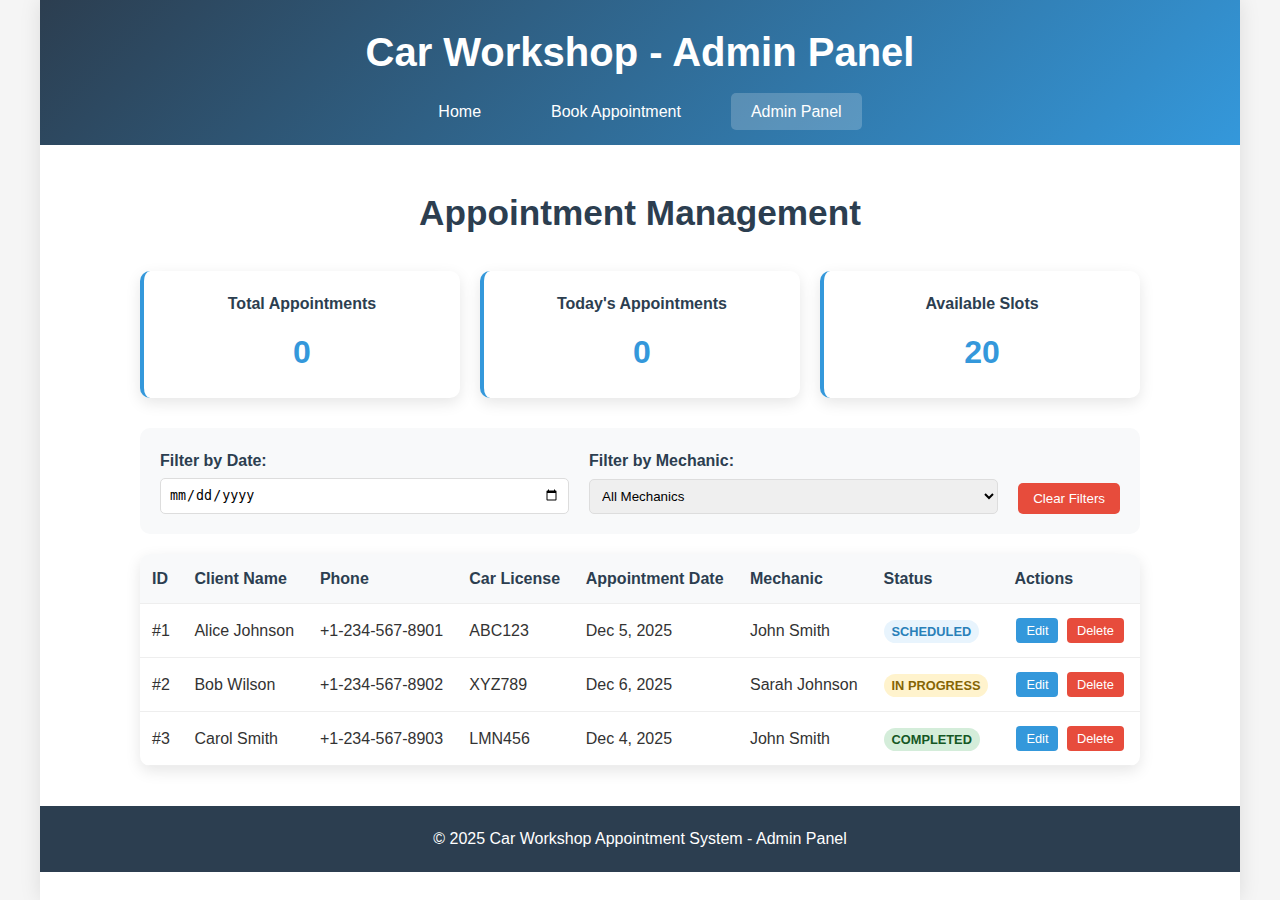
<file: admin.html>
<!DOCTYPE html>
<html lang="en">
<head>
    <meta charset="UTF-8">
    <meta name="viewport" content="width=device-width, initial-scale=1.0">
    <title>Admin Panel - Car Workshop</title>
    <link rel="stylesheet" href="appointment.css">
</head>
<body>
    <div class="container">
        <header>
            <h1>Car Workshop - Admin Panel</h1>
            <nav>
                <ul>
                    <li><a href="index.html">Home</a></li>
                    <li><a href="appointment.html">Book Appointment</a></li>
                    <li><a href="admin.html" class="active">Admin Panel</a></li>
                </ul>
            </nav>
        </header>

        <main>
            <section class="admin-section">
                <h2>Appointment Management</h2>
                
                <!-- Statistics Dashboard -->
                <div class="dashboard-stats">
                    <div class="stat-card">
                        <h3>Total Appointments</h3>
                        <p id="totalAppointments">0</p>
                    </div>
                    <div class="stat-card">
                        <h3>Today's Appointments</h3>
                        <p id="todayAppointments">0</p>
                    </div>
                    <div class="stat-card">
                        <h3>Available Slots</h3>
                        <p id="availableSlots">20</p>
                    </div>
                </div>

                <!-- Filter Controls -->
                <div class="filter-controls">
                    <div class="filter-group">
                        <label for="filterDate">Filter by Date:</label>
                        <input type="date" id="filterDate" onchange="filterAppointments()">
                    </div>
                    <div class="filter-group">
                        <label for="filterMechanic">Filter by Mechanic:</label>
                        <select id="filterMechanic" onchange="filterAppointments()">
                            <option value="">All Mechanics</option>
                            <!-- Options populated by JavaScript -->
                        </select>
                    </div>
                    <button onclick="clearFilters()" class="clear-filters-btn">Clear Filters</button>
                </div>

                <!-- Appointments Table -->
                <div class="table-container">
                    <table id="appointmentsTable">
                        <thead>
                            <tr>
                                <th>ID</th>
                                <th>Client Name</th>
                                <th>Phone</th>
                                <th>Car License</th>
                                <th>Appointment Date</th>
                                <th>Mechanic</th>
                                <th>Status</th>
                                <th>Actions</th>
                            </tr>
                        </thead>
                        <tbody id="appointmentsBody">
                            <!-- Appointments will be loaded here -->
                        </tbody>
                    </table>
                </div>

                <!-- Edit Appointment Modal -->
                <div id="editModal" class="modal">
                    <div class="modal-content">
                        <div class="modal-header">
                            <h3>Edit Appointment</h3>
                            <span class="close" onclick="closeEditModal()">&times;</span>
                        </div>
                        <form id="editForm">
                            <input type="hidden" id="editAppointmentId" name="appointment_id">
                            
                            <div class="form-group">
                                <label for="editClientName">Client Name:</label>
                                <input type="text" id="editClientName" name="client_name" readonly>
                            </div>

                            <div class="form-group">
                                <label for="editPhone">Phone:</label>
                                <input type="text" id="editPhone" name="phone" readonly>
                            </div>

                            <div class="form-group">
                                <label for="editCarLicense">Car License:</label>
                                <input type="text" id="editCarLicense" name="car_license" readonly>
                            </div>

                            <div class="form-group">
                                <label for="editDate">Appointment Date:</label>
                                <input type="date" id="editDate" name="appointment_date" required>
                            </div>

                            <div class="form-group">
                                <label for="editMechanic">Mechanic:</label>
                                <select id="editMechanic" name="mechanic_id" required>
                                    <!-- Options populated by JavaScript -->
                                </select>
                            </div>

                            <div class="form-group">
                                <label for="editStatus">Status:</label>
                                <select id="editStatus" name="status" required>
                                    <option value="scheduled">Scheduled</option>
                                    <option value="in_progress">In Progress</option>
                                    <option value="completed">Completed</option>
                                    <option value="cancelled">Cancelled</option>
                                </select>
                            </div>

                            <div class="modal-actions">
                                <button type="button" onclick="closeEditModal()" class="cancel-btn">Cancel</button>
                                <button type="submit" class="save-btn">Save Changes</button>
                            </div>
                        </form>
                    </div>
                </div>

                <!-- Delete Confirmation Modal -->
                <div id="deleteModal" class="modal">
                    <div class="modal-content">
                        <div class="modal-header">
                            <h3>Confirm Delete</h3>
                            <span class="close" onclick="closeDeleteModal()">&times;</span>
                        </div>
                        <p>Are you sure you want to delete this appointment?</p>
                        <div class="modal-actions">
                            <button onclick="closeDeleteModal()" class="cancel-btn">Cancel</button>
                            <button onclick="confirmDelete()" class="delete-btn">Delete</button>
                        </div>
                    </div>
                </div>
            </section>
        </main>

        <footer>
            <p>&copy; 2025 Car Workshop Appointment System - Admin Panel</p>
        </footer>
    </div>

    <script src="admin.js?v=7"></script>
</body>
</html>
</file>
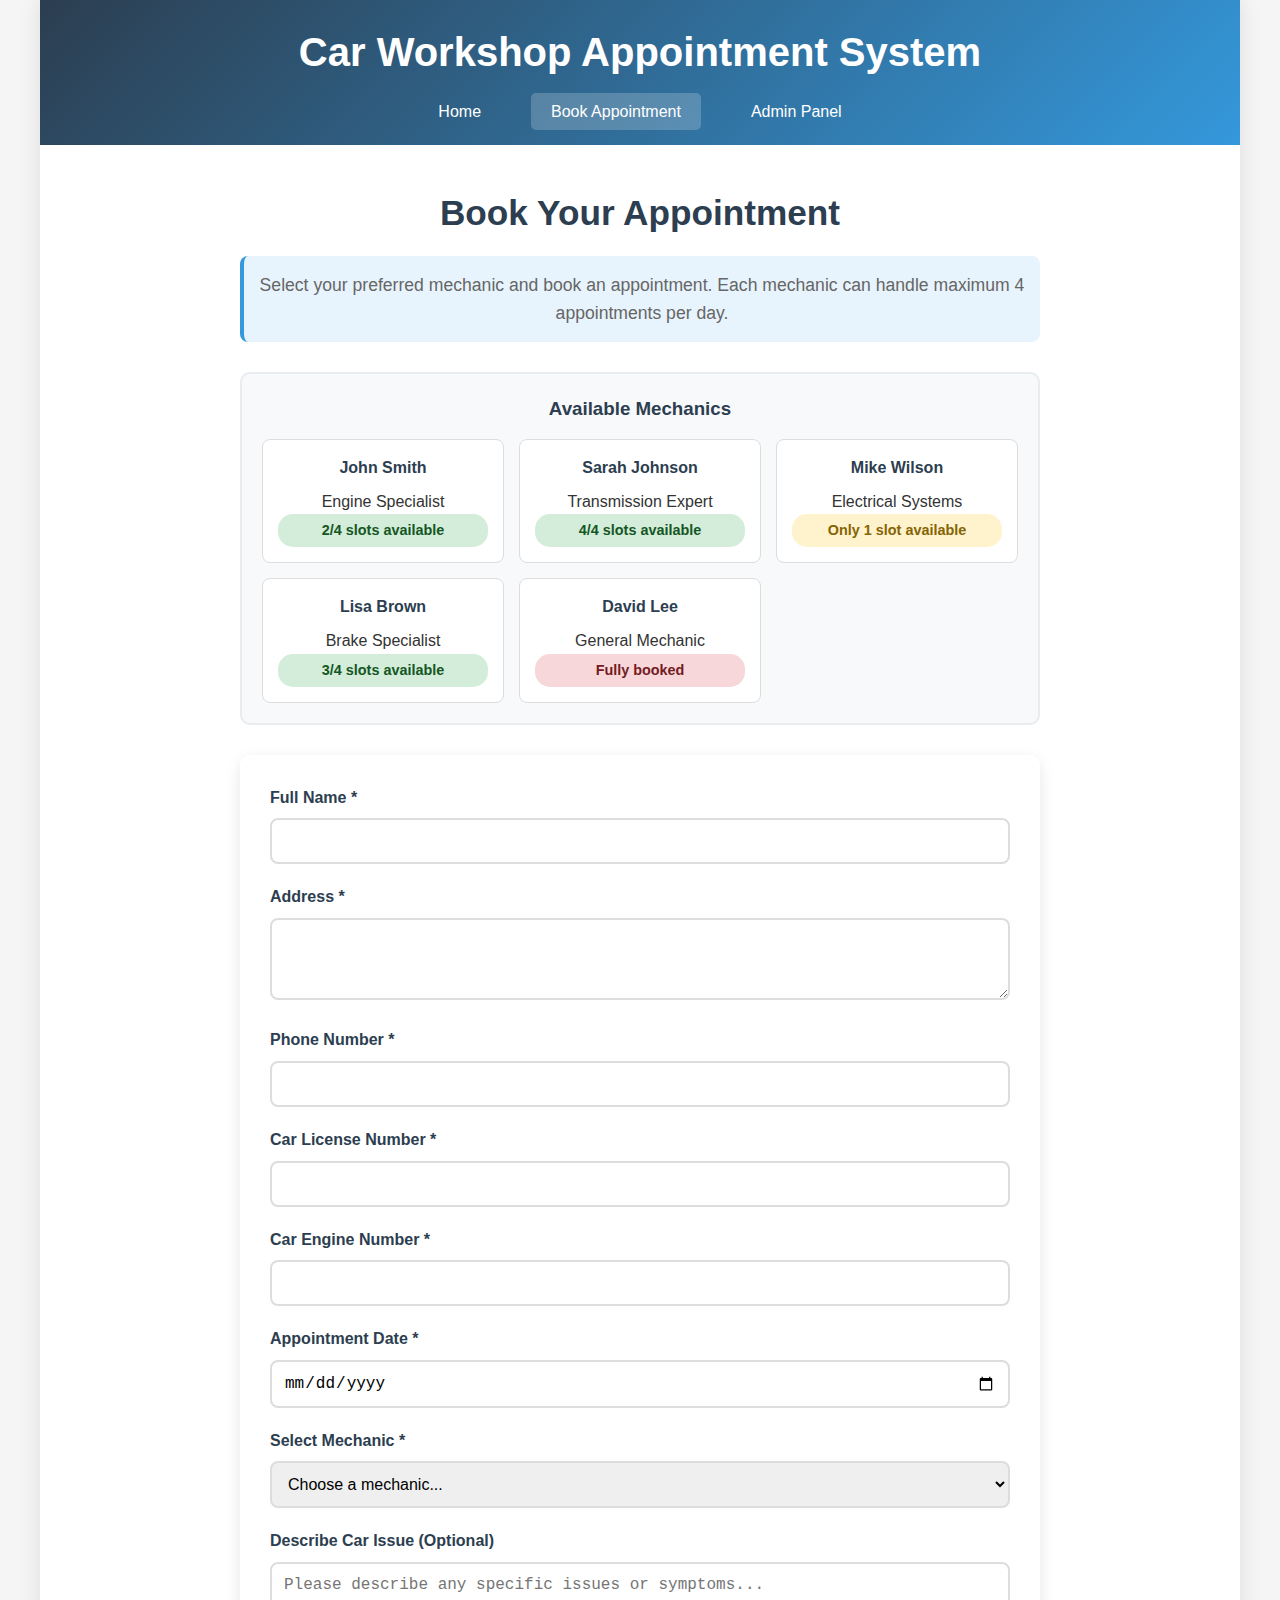
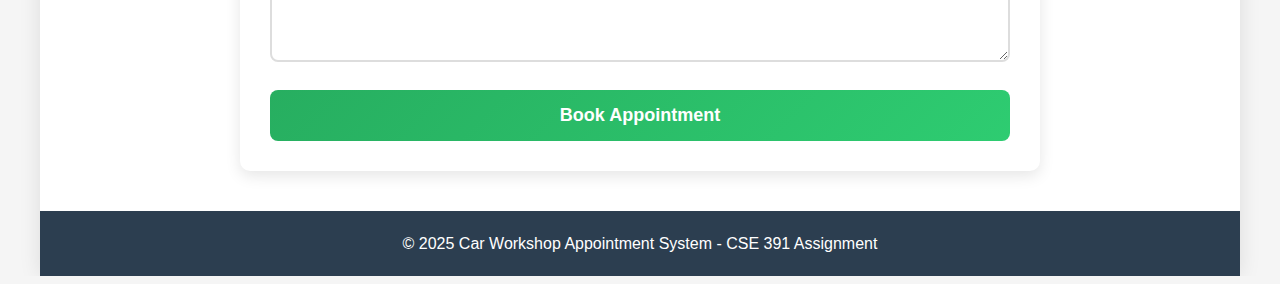
<file: appointment.html>
<!DOCTYPE html>
<html lang="en">
<head>
    <meta charset="UTF-8">
    <meta name="viewport" content="width=device-width, initial-scale=1.0">
    <title>Car Workshop - Appointment System</title>
    <link rel="stylesheet" href="appointment.css">
</head>
<body>
    <div class="container">
        <header>
            <h1>Car Workshop Appointment System</h1>
            <nav>
                <ul>
                    <li><a href="index.html">Home</a></li>
                    <li><a href="appointment.html" class="active">Book Appointment</a></li>
                    <li><a href="admin.html">Admin Panel</a></li>
                </ul>
            </nav>
        </header>

        <main>
            <section class="appointment-form-section">
                <h2>Book Your Appointment</h2>
                <p class="instructions">Select your preferred mechanic and book an appointment. Each mechanic can handle maximum 4 appointments per day.</p>
                
                <!-- Mechanics availability display -->
                <div class="mechanics-availability">
                    <h3>Available Mechanics</h3>
                    <div id="mechanics-list">
                        <!-- This will be populated by JavaScript/PHP -->
                    </div>
                </div>

                <form id="appointmentForm" action="ultra_simple.php" method="POST">
                    <div class="form-group">
                        <label for="clientName">Full Name *</label>
                        <input type="text" id="clientName" name="client_name" required>
                        <span class="error" id="nameError"></span>
                    </div>

                    <div class="form-group">
                        <label for="address">Address *</label>
                        <textarea id="address" name="address" rows="3" required></textarea>
                        <span class="error" id="addressError"></span>
                    </div>

                    <div class="form-group">
                        <label for="phone">Phone Number *</label>
                        <input type="tel" id="phone" name="phone" required>
                        <span class="error" id="phoneError"></span>
                    </div>

                    <div class="form-group">
                        <label for="carLicense">Car License Number *</label>
                        <input type="text" id="carLicense" name="car_license" required>
                        <span class="error" id="licenseError"></span>
                    </div>

                    <div class="form-group">
                        <label for="carEngine">Car Engine Number *</label>
                        <input type="text" id="carEngine" name="car_engine" required>
                        <span class="error" id="engineError"></span>
                    </div>

                    <div class="form-group">
                        <label for="appointmentDate">Appointment Date *</label>
                        <input type="date" id="appointmentDate" name="appointment_date" required>
                        <span class="error" id="dateError"></span>
                    </div>

                    <div class="form-group">
                        <label for="mechanic">Select Mechanic *</label>
                        <select id="mechanic" name="mechanic_id" required>
                            <option value="">Choose a mechanic...</option>
                            <!-- Options will be populated by JavaScript/PHP -->
                        </select>
                        <span class="error" id="mechanicError"></span>
                    </div>

                    <div class="form-group">
                        <label for="carIssue">Describe Car Issue (Optional)</label>
                        <textarea id="carIssue" name="car_issue" rows="4" placeholder="Please describe any specific issues or symptoms..."></textarea>
                    </div>

                    <button type="submit" class="submit-btn">Book Appointment</button>
                </form>
            </section>

            <!-- Success/Error Messages -->
            <div id="messageContainer" class="message-container" style="display: none;">
                <p id="messageText"></p>
            </div>
        </main>

        <footer>
            <p>&copy; 2025 Car Workshop Appointment System - CSE 391 Assignment</p>
        </footer>
    </div>

    <script src="appointment.js?v=3"></script>
</body>
</html>
</file>
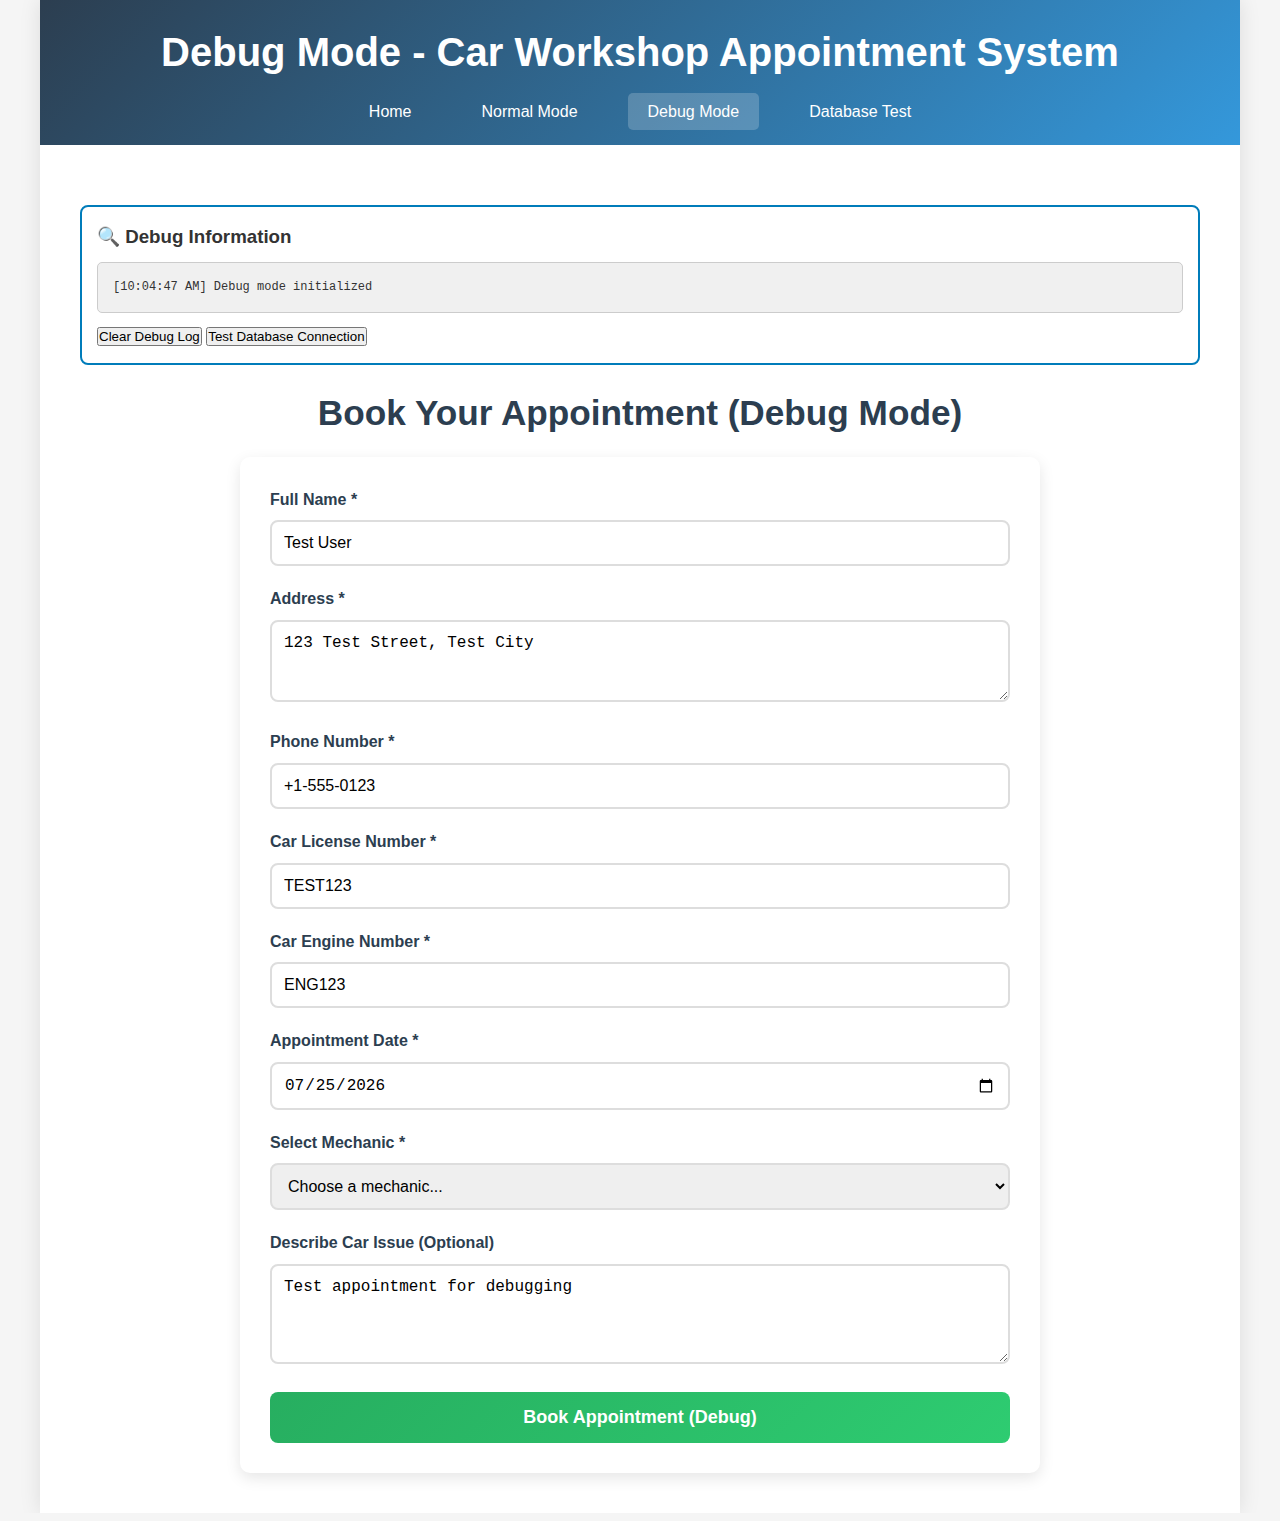
<file: debug_appointment.html>
<!DOCTYPE html>
<html lang="en">
<head>
    <meta charset="UTF-8">
    <meta name="viewport" content="width=device-width, initial-scale=1.0">
    <title>Debug - Car Workshop Appointment</title>
    <link rel="stylesheet" href="appointment.css">
    <style>
        .debug-info {
            background: #f0f0f0;
            border: 1px solid #ccc;
            padding: 15px;
            margin: 10px 0;
            border-radius: 5px;
            font-family: monospace;
            font-size: 12px;
            max-height: 200px;
            overflow-y: auto;
        }
        .debug-section {
            margin: 20px 0;
            padding: 15px;
            border: 2px solid #007cba;
            border-radius: 8px;
        }
    </style>
</head>
<body>
    <div class="container">
        <header>
            <h1>Debug Mode - Car Workshop Appointment System</h1>
            <nav>
                <ul>
                    <li><a href="index.html">Home</a></li>
                    <li><a href="appointment.html">Normal Mode</a></li>
                    <li><a href="debug_appointment.html" class="active">Debug Mode</a></li>
                    <li><a href="test_db.php" target="_blank">Database Test</a></li>
                </ul>
            </nav>
        </header>

        <main>
            <div class="debug-section">
                <h3>🔍 Debug Information</h3>
                <div id="debugLog" class="debug-info">Debug log will appear here...</div>
                <button onclick="clearDebugLog()">Clear Debug Log</button>
                <button onclick="testConnection()">Test Database Connection</button>
            </div>

            <section class="appointment-form-section">
                <h2>Book Your Appointment (Debug Mode)</h2>
                
                <form id="appointmentForm" action="book_appointment.php" method="POST">
                    <div class="form-group">
                        <label for="clientName">Full Name *</label>
                        <input type="text" id="clientName" name="client_name" value="Test User" required>
                        <span class="error" id="nameError"></span>
                    </div>

                    <div class="form-group">
                        <label for="address">Address *</label>
                        <textarea id="address" name="address" rows="3" required>123 Test Street, Test City</textarea>
                        <span class="error" id="addressError"></span>
                    </div>

                    <div class="form-group">
                        <label for="phone">Phone Number *</label>
                        <input type="tel" id="phone" name="phone" value="+1-555-0123" required>
                        <span class="error" id="phoneError"></span>
                    </div>

                    <div class="form-group">
                        <label for="carLicense">Car License Number *</label>
                        <input type="text" id="carLicense" name="car_license" value="TEST123" required>
                        <span class="error" id="licenseError"></span>
                    </div>

                    <div class="form-group">
                        <label for="carEngine">Car Engine Number *</label>
                        <input type="text" id="carEngine" name="car_engine" value="ENG123" required>
                        <span class="error" id="engineError"></span>
                    </div>

                    <div class="form-group">
                        <label for="appointmentDate">Appointment Date *</label>
                        <input type="date" id="appointmentDate" name="appointment_date" required>
                        <span class="error" id="dateError"></span>
                    </div>

                    <div class="form-group">
                        <label for="mechanic">Select Mechanic *</label>
                        <select id="mechanic" name="mechanic_id" required>
                            <option value="">Choose a mechanic...</option>
                            <option value="1">John Smith - Engine Specialist</option>
                            <option value="2">Sarah Johnson - Transmission Expert</option>
                            <option value="3">Mike Wilson - Electrical Systems</option>
                            <option value="4">Lisa Brown - Brake Specialist</option>
                            <option value="5">David Lee - General Mechanic</option>
                        </select>
                        <span class="error" id="mechanicError"></span>
                    </div>

                    <div class="form-group">
                        <label for="carIssue">Describe Car Issue (Optional)</label>
                        <textarea id="carIssue" name="car_issue" rows="4">Test appointment for debugging</textarea>
                    </div>

                    <button type="submit" class="submit-btn">Book Appointment (Debug)</button>
                </form>
            </section>

            <div id="messageContainer" class="message-container" style="display: none;">
                <p id="messageText"></p>
            </div>
        </main>
    </div>

    <script>
        let debugLog = [];
        
        function addDebugLog(message) {
            const timestamp = new Date().toLocaleTimeString();
            debugLog.push(`[${timestamp}] ${message}`);
            updateDebugDisplay();
        }
        
        function updateDebugDisplay() {
            const debugDiv = document.getElementById('debugLog');
            debugDiv.innerHTML = debugLog.join('<br>');
            debugDiv.scrollTop = debugDiv.scrollHeight;
        }
        
        function clearDebugLog() {
            debugLog = [];
            updateDebugDisplay();
        }
        
        function testConnection() {
            addDebugLog('Testing database connection...');
            
            const xhr = new XMLHttpRequest();
            xhr.open('GET', 'test_db.php', true);
            xhr.onreadystatechange = function() {
                if (xhr.readyState === 4) {
                    if (xhr.status === 200) {
                        addDebugLog('✓ Database test page loaded successfully');
                        window.open('test_db.php', '_blank');
                    } else {
                        addDebugLog('✗ Database test failed: HTTP ' + xhr.status);
                    }
                }
            };
            xhr.send();
        }
        
        // Initialize debug mode
        document.addEventListener('DOMContentLoaded', function() {
            addDebugLog('Debug mode initialized');
            
            // Set tomorrow's date as default
            const tomorrow = new Date();
            tomorrow.setDate(tomorrow.getDate() + 1);
            document.getElementById('appointmentDate').value = tomorrow.toISOString().split('T')[0];
            
            // Setup form submission with detailed logging
            const form = document.getElementById('appointmentForm');
            form.addEventListener('submit', function(e) {
                e.preventDefault();
                
                addDebugLog('Form submission started...');
                
                const formData = new FormData(form);
                
                // Log form data
                addDebugLog('Form data:');
                for (let [key, value] of formData.entries()) {
                    addDebugLog(`  ${key}: ${value}`);
                }
                
                const submitBtn = document.querySelector('.submit-btn');
                const originalText = submitBtn.textContent;
                submitBtn.textContent = 'Booking...';
                submitBtn.disabled = true;
                
                const xhr = new XMLHttpRequest();
                xhr.open('POST', 'simple_book.php', true);
                
                xhr.onreadystatechange = function() {
                    addDebugLog(`XHR state changed: readyState=${xhr.readyState}, status=${xhr.status}`);
                    
                    if (xhr.readyState === 4) {
                        submitBtn.textContent = originalText;
                        submitBtn.disabled = false;
                        
                        addDebugLog(`Response status: ${xhr.status}`);
                        addDebugLog(`Response text: ${xhr.responseText}`);
                        
                        if (xhr.status === 200) {
                            try {
                                const response = JSON.parse(xhr.responseText);
                                addDebugLog(`Parsed response: ${JSON.stringify(response)}`);
                                
                                if (response.success) {
                                    addDebugLog('✓ Appointment booked successfully!');
                                    showMessage('Appointment booked successfully! ID: ' + response.appointment_id, 'success');
                                } else {
                                    addDebugLog('✗ Booking failed: ' + JSON.stringify(response.errors));
                                    showMessage('Booking failed: ' + (response.errors ? response.errors.join(', ') : 'Unknown error'), 'error');
                                }
                            } catch (e) {
                                addDebugLog('✗ JSON parse error: ' + e.message);
                                showMessage('Error: Invalid server response', 'error');
                            }
                        } else {
                            addDebugLog('✗ HTTP error: ' + xhr.status);
                            showMessage('Server error: HTTP ' + xhr.status, 'error');
                        }
                    }
                };
                
                xhr.onerror = function() {
                    addDebugLog('✗ Network error occurred');
                    submitBtn.textContent = originalText;
                    submitBtn.disabled = false;
                    showMessage('Network error occurred', 'error');
                };
                
                addDebugLog('Sending request to simple_book.php...');
                xhr.send(formData);
            });
        });
        
        function showMessage(message, type) {
            const messageContainer = document.getElementById('messageContainer');
            const messageText = document.getElementById('messageText');
            
            if (messageContainer && messageText) {
                messageText.textContent = message;
                messageContainer.className = `message-container ${type}`;
                messageContainer.style.display = 'block';
                
                addDebugLog(`Message displayed: [${type}] ${message}`);
                
                setTimeout(() => {
                    messageContainer.style.display = 'none';
                }, 10000);
            }
        }
    </script>
</body>
</html>
</file>
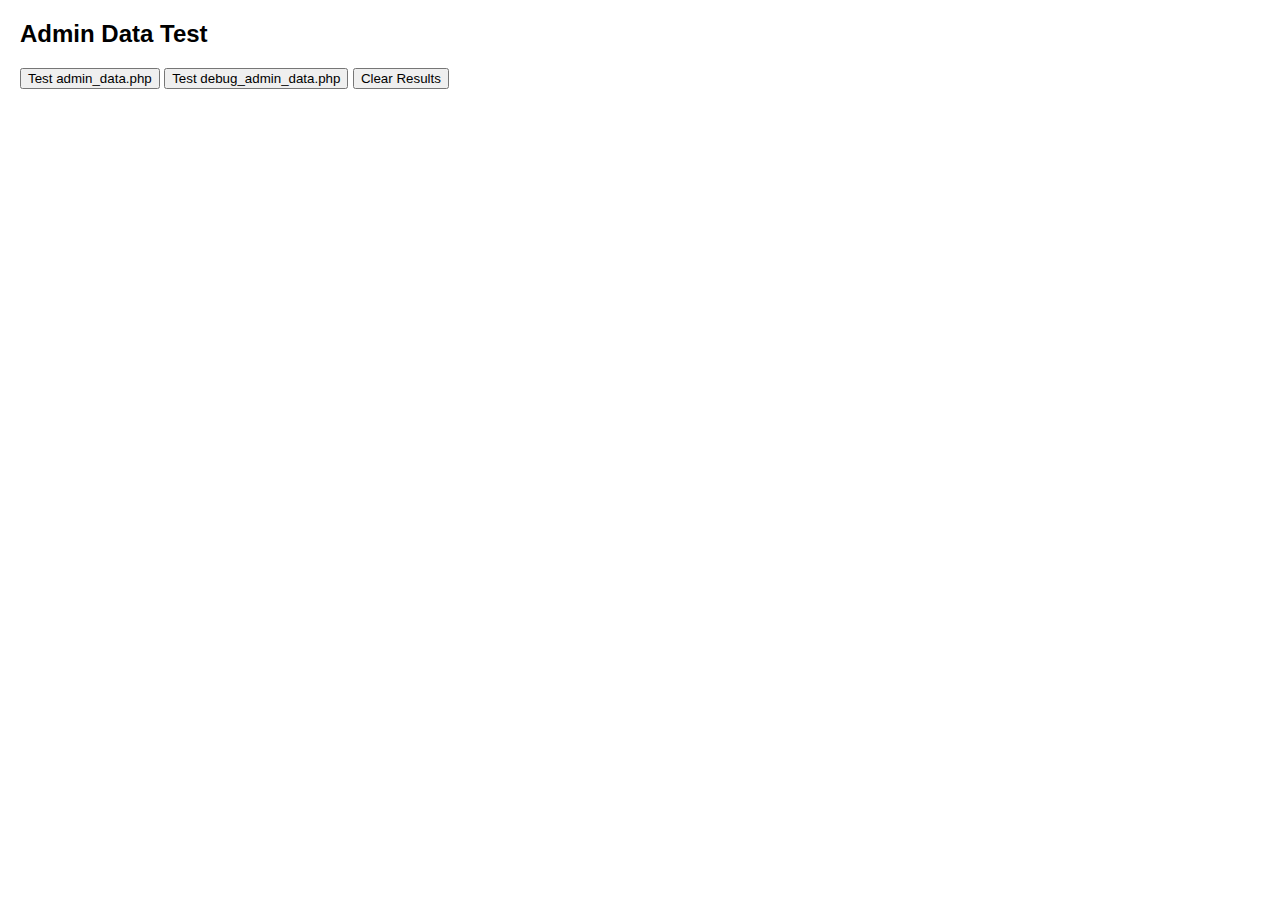
<file: test_admin.html>
<!DOCTYPE html>
<html>
<head>
    <title>Admin Data Test</title>
    <style>
        body { font-family: Arial, sans-serif; margin: 20px; }
        .result { background: #f0f0f0; padding: 15px; margin: 10px 0; border-radius: 5px; }
        .debug { background: #e8f4f8; padding: 10px; border-left: 4px solid #007cba; }
        pre { white-space: pre-wrap; font-size: 12px; }
    </style>
</head>
<body>
    <h2>Admin Data Test</h2>
    
    <button onclick="testAdminData()">Test admin_data.php</button>
    <button onclick="testDebugAdminData()">Test debug_admin_data.php</button>
    <button onclick="clearResults()">Clear Results</button>
    
    <div id="results"></div>

    <script>
        function testAdminData() {
            addResult('Testing admin_data.php...');
            
            fetch('admin_data.php')
                .then(response => response.text())
                .then(text => {
                    addResult('Raw response from admin_data.php:');
                    addResult('<pre>' + text + '</pre>');
                    
                    try {
                        const data = JSON.parse(text);
                        addResult('Parsed JSON:');
                        addResult('<pre>' + JSON.stringify(data, null, 2) + '</pre>');
                    } catch (e) {
                        addResult('JSON parse error: ' + e.message);
                    }
                })
                .catch(error => {
                    addResult('Fetch error: ' + error.message);
                });
        }
        
        function testDebugAdminData() {
            addResult('Testing debug_admin_data.php...');
            
            fetch('debug_admin_data.php')
                .then(response => response.text())
                .then(text => {
                    addResult('Raw response from debug_admin_data.php:');
                    addResult('<pre>' + text + '</pre>');
                    
                    try {
                        const data = JSON.parse(text);
                        addResult('Parsed JSON:');
                        addResult('<pre>' + JSON.stringify(data, null, 2) + '</pre>');
                        
                        if (data.debug) {
                            addResult('<div class="debug">Debug info: ' + data.debug.join('<br>') + '</div>');
                        }
                    } catch (e) {
                        addResult('JSON parse error: ' + e.message);
                    }
                })
                .catch(error => {
                    addResult('Fetch error: ' + error.message);
                });
        }
        
        function addResult(content) {
            const results = document.getElementById('results');
            const div = document.createElement('div');
            div.className = 'result';
            div.innerHTML = '[' + new Date().toLocaleTimeString() + '] ' + content;
            results.appendChild(div);
            results.scrollTop = results.scrollHeight;
        }
        
        function clearResults() {
            document.getElementById('results').innerHTML = '';
        }
    </script>
</body>
</html>
</file>
<file: appointment.css>
/* Car Workshop Appointment System CSS */

/* Reset and Base Styles */
* {
    margin: 0;
    padding: 0;
    box-sizing: border-box;
}

body {
    font-family: 'Segoe UI', Tahoma, Geneva, Verdana, sans-serif;
    line-height: 1.6;
    color: #333;
    background-color: #f5f5f5;
}

.container {
    max-width: 1200px;
    margin: 0 auto;
    background: white;
    min-height: 100vh;
    box-shadow: 0 0 20px rgba(0,0,0,0.1);
}

/* Header Styles */
header {
    background: linear-gradient(135deg, #2c3e50, #3498db);
    color: white;
    padding: 20px;
}

header h1 {
    font-size: 2.5em;
    margin-bottom: 15px;
    text-align: center;
}

nav ul {
    list-style: none;
    display: flex;
    justify-content: center;
    gap: 30px;
}

nav a {
    color: white;
    text-decoration: none;
    padding: 10px 20px;
    border-radius: 5px;
    transition: all 0.3s ease;
    font-weight: 500;
}

nav a:hover,
nav a.active {
    background: rgba(255,255,255,0.2);
    transform: translateY(-2px);
}

/* Main Content */
main {
    padding: 40px;
}

/* Appointment Form Section */
.appointment-form-section {
    max-width: 800px;
    margin: 0 auto;
}

.appointment-form-section h2 {
    color: #2c3e50;
    font-size: 2.2em;
    margin-bottom: 15px;
    text-align: center;
}

.instructions {
    text-align: center;
    color: #666;
    font-size: 1.1em;
    margin-bottom: 30px;
    padding: 15px;
    background: #e8f4fd;
    border-radius: 8px;
    border-left: 4px solid #3498db;
}

/* Mechanics Availability */
.mechanics-availability {
    background: #f8f9fa;
    padding: 20px;
    border-radius: 10px;
    margin-bottom: 30px;
    border: 2px solid #e9ecef;
}

.mechanics-availability h3 {
    color: #2c3e50;
    margin-bottom: 15px;
    text-align: center;
}

#mechanics-list {
    display: grid;
    grid-template-columns: repeat(auto-fit, minmax(200px, 1fr));
    gap: 15px;
}

.mechanic-card {
    background: white;
    padding: 15px;
    border-radius: 8px;
    border: 1px solid #ddd;
    text-align: center;
    transition: transform 0.3s ease;
}

.mechanic-card:hover {
    transform: translateY(-3px);
    box-shadow: 0 5px 15px rgba(0,0,0,0.1);
}

.mechanic-name {
    font-weight: bold;
    color: #2c3e50;
    margin-bottom: 8px;
}

.availability {
    padding: 5px 10px;
    border-radius: 15px;
    font-size: 0.9em;
    font-weight: bold;
}

.availability.available {
    background: #d4edda;
    color: #155724;
}

.availability.limited {
    background: #fff3cd;
    color: #856404;
}

.availability.full {
    background: #f8d7da;
    color: #721c24;
}

/* Form Styles */
form {
    background: white;
    padding: 30px;
    border-radius: 10px;
    box-shadow: 0 5px 15px rgba(0,0,0,0.1);
}

.form-group {
    margin-bottom: 20px;
}

.form-group label {
    display: block;
    margin-bottom: 8px;
    font-weight: 600;
    color: #2c3e50;
}

.form-group input,
.form-group select,
.form-group textarea {
    width: 100%;
    padding: 12px;
    border: 2px solid #ddd;
    border-radius: 8px;
    font-size: 16px;
    transition: border-color 0.3s ease;
}

.form-group input:focus,
.form-group select:focus,
.form-group textarea:focus {
    outline: none;
    border-color: #3498db;
    box-shadow: 0 0 0 3px rgba(52, 152, 219, 0.1);
}

.error {
    color: #e74c3c;
    font-size: 0.9em;
    margin-top: 5px;
    display: block;
}

.submit-btn {
    width: 100%;
    background: linear-gradient(135deg, #27ae60, #2ecc71);
    color: white;
    padding: 15px;
    border: none;
    border-radius: 8px;
    font-size: 18px;
    font-weight: bold;
    cursor: pointer;
    transition: all 0.3s ease;
}

.submit-btn:hover {
    transform: translateY(-2px);
    box-shadow: 0 5px 15px rgba(39, 174, 96, 0.4);
}

/* Admin Panel Styles */
.admin-section {
    max-width: 1000px;
    margin: 0 auto;
}

.admin-section h2 {
    color: #2c3e50;
    font-size: 2.2em;
    margin-bottom: 30px;
    text-align: center;
}

/* Dashboard Stats */
.dashboard-stats {
    display: grid;
    grid-template-columns: repeat(auto-fit, minmax(200px, 1fr));
    gap: 20px;
    margin-bottom: 30px;
}

.stat-card {
    background: white;
    padding: 20px;
    border-radius: 10px;
    text-align: center;
    box-shadow: 0 5px 15px rgba(0,0,0,0.1);
    border-left: 4px solid #3498db;
}

.stat-card h3 {
    color: #2c3e50;
    font-size: 1em;
    margin-bottom: 10px;
}

.stat-card p {
    font-size: 2em;
    font-weight: bold;
    color: #3498db;
}

/* Filter Controls */
.filter-controls {
    background: #f8f9fa;
    padding: 20px;
    border-radius: 10px;
    margin-bottom: 20px;
    display: flex;
    gap: 20px;
    align-items: end;
    flex-wrap: wrap;
}

.filter-group {
    flex: 1;
    min-width: 200px;
}

.filter-group label {
    display: block;
    margin-bottom: 5px;
    font-weight: 600;
    color: #2c3e50;
}

.filter-group input,
.filter-group select {
    width: 100%;
    padding: 8px;
    border: 1px solid #ddd;
    border-radius: 5px;
}

.clear-filters-btn {
    background: #e74c3c;
    color: white;
    padding: 8px 15px;
    border: none;
    border-radius: 5px;
    cursor: pointer;
    transition: background-color 0.3s ease;
}

.clear-filters-btn:hover {
    background: #c0392b;
}

/* Table Styles */
.table-container {
    overflow-x: auto;
    background: white;
    border-radius: 10px;
    box-shadow: 0 5px 15px rgba(0,0,0,0.1);
}

table {
    width: 100%;
    border-collapse: collapse;
}

th, td {
    padding: 12px;
    text-align: left;
    border-bottom: 1px solid #eee;
}

th {
    background: #f8f9fa;
    font-weight: 600;
    color: #2c3e50;
    position: sticky;
    top: 0;
}

tr:hover {
    background: #f8f9fa;
}

/* Action Buttons */
.action-btn {
    padding: 5px 10px;
    margin: 2px;
    border: none;
    border-radius: 4px;
    cursor: pointer;
    font-size: 0.8em;
    transition: all 0.3s ease;
}

.edit-btn {
    background: #3498db;
    color: white;
}

.edit-btn:hover {
    background: #2980b9;
}

.delete-btn {
    background: #e74c3c;
    color: white;
}

.delete-btn:hover {
    background: #c0392b;
}

/* Status Badges */
.status-badge {
    padding: 4px 8px;
    border-radius: 12px;
    font-size: 0.8em;
    font-weight: bold;
    text-transform: uppercase;
}

.status-scheduled {
    background: #e8f4fd;
    color: #2980b9;
}

.status-in-progress {
    background: #fff3cd;
    color: #856404;
}

.status-completed {
    background: #d4edda;
    color: #155724;
}

.status-cancelled {
    background: #f8d7da;
    color: #721c24;
}

/* Modal Styles */
.modal {
    display: none;
    position: fixed;
    z-index: 1000;
    left: 0;
    top: 0;
    width: 100%;
    height: 100%;
    background-color: rgba(0,0,0,0.5);
}

.modal-content {
    background: white;
    margin: 5% auto;
    padding: 0;
    border-radius: 10px;
    width: 90%;
    max-width: 500px;
    box-shadow: 0 10px 30px rgba(0,0,0,0.3);
}

.modal-header {
    padding: 20px;
    background: #2c3e50;
    color: white;
    border-radius: 10px 10px 0 0;
    display: flex;
    justify-content: space-between;
    align-items: center;
}

.modal-header h3 {
    margin: 0;
}

.close {
    font-size: 28px;
    font-weight: bold;
    cursor: pointer;
    line-height: 1;
}

.close:hover {
    opacity: 0.7;
}

.modal form {
    padding: 20px;
    box-shadow: none;
}

.modal-actions {
    display: flex;
    gap: 10px;
    justify-content: flex-end;
    margin-top: 20px;
}

.cancel-btn {
    background: #95a5a6;
    color: white;
    padding: 10px 20px;
    border: none;
    border-radius: 5px;
    cursor: pointer;
}

.save-btn {
    background: #27ae60;
    color: white;
    padding: 10px 20px;
    border: none;
    border-radius: 5px;
    cursor: pointer;
}

/* Message Container */
.message-container {
    margin: 20px 0;
    padding: 15px;
    border-radius: 8px;
    text-align: center;
}

.message-container.success {
    background: #d4edda;
    border: 1px solid #c3e6cb;
    color: #155724;
}

.message-container.error {
    background: #f8d7da;
    border: 1px solid #f5c6cb;
    color: #721c24;
}

/* Footer */
footer {
    background: #2c3e50;
    color: white;
    text-align: center;
    padding: 20px;
    margin-top: auto;
}

/* Responsive Design */
@media (max-width: 768px) {
    .container {
        margin: 0;
    }
    
    header h1 {
        font-size: 2em;
    }
    
    nav ul {
        flex-direction: column;
        gap: 10px;
    }
    
    main {
        padding: 20px;
    }
    
    .dashboard-stats {
        grid-template-columns: 1fr;
    }
    
    .filter-controls {
        flex-direction: column;
    }
    
    table {
        font-size: 0.9em;
    }
    
    th, td {
        padding: 8px;
    }
}

@media (max-width: 480px) {
    header h1 {
        font-size: 1.8em;
    }
    
    main {
        padding: 15px;
    }
    
    form {
        padding: 20px;
    }
    
    .modal-content {
        width: 95%;
        margin: 10% auto;
    }
}
</file>
